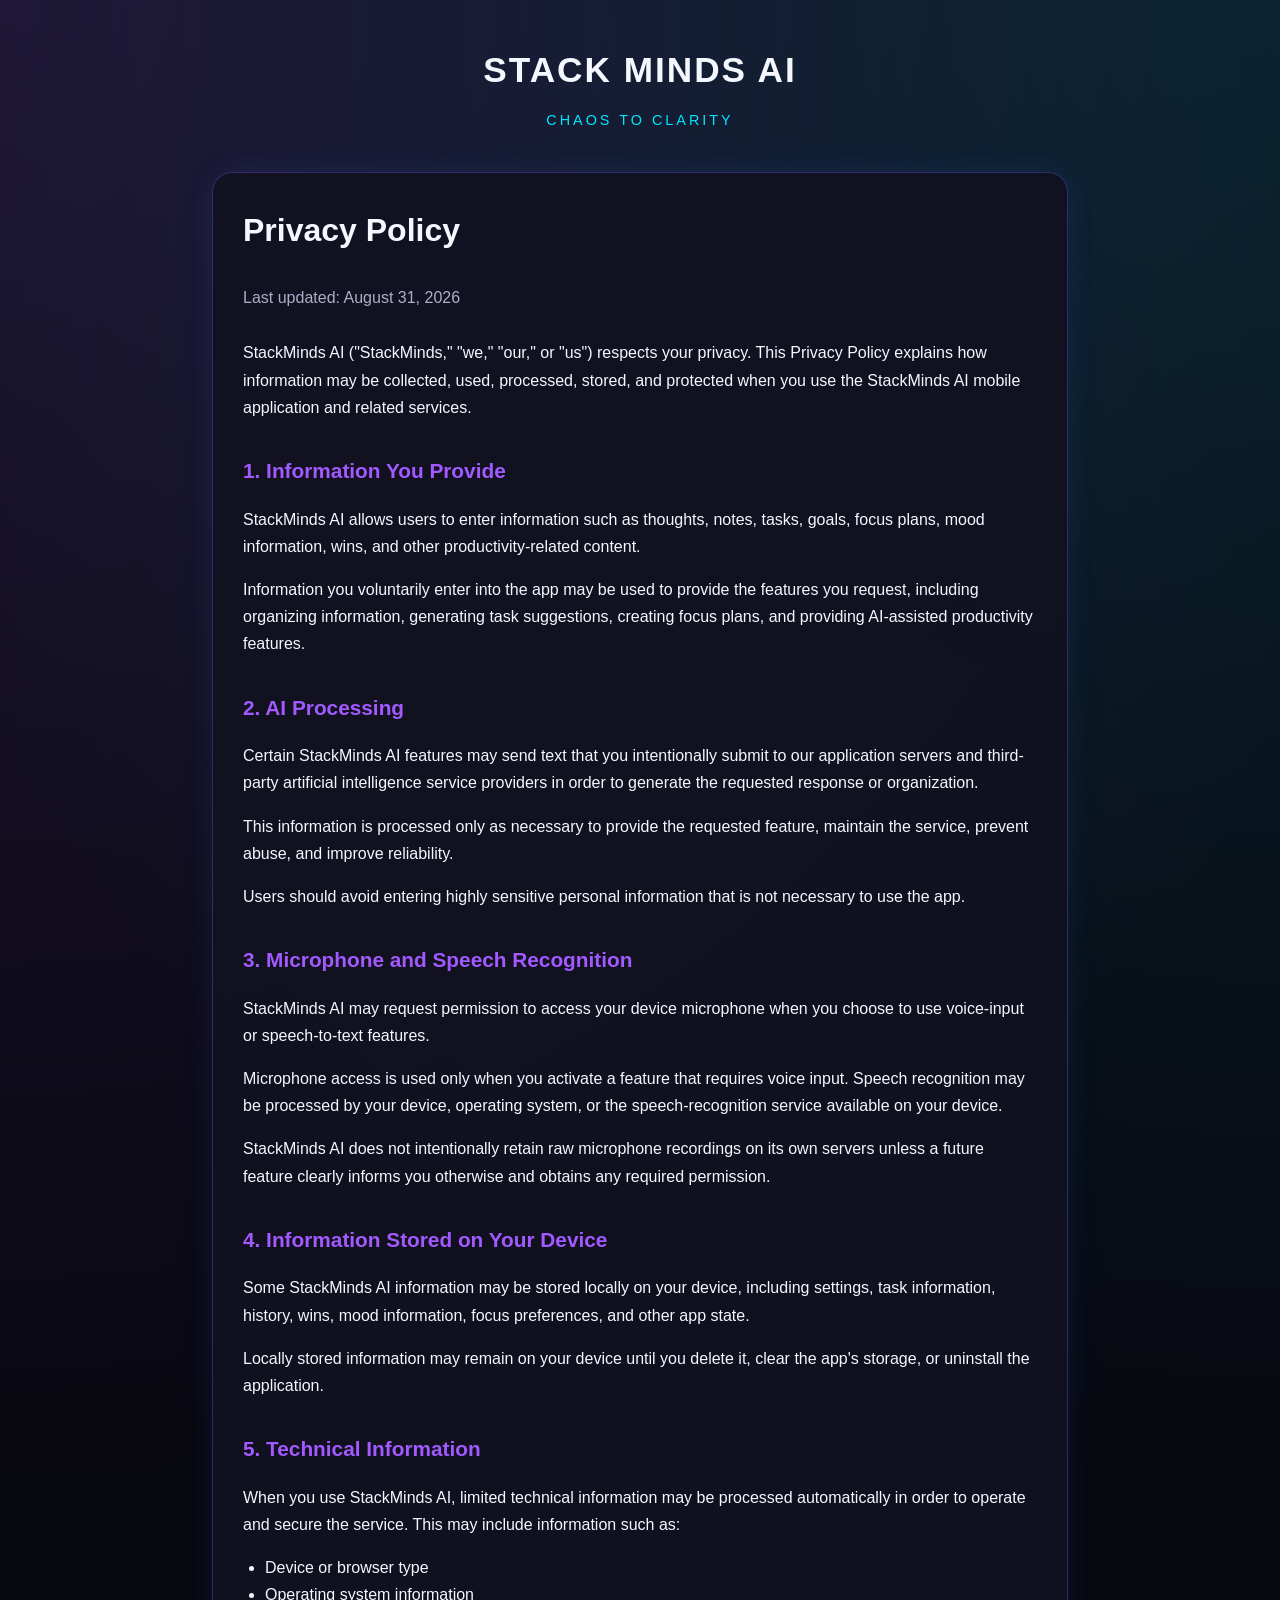
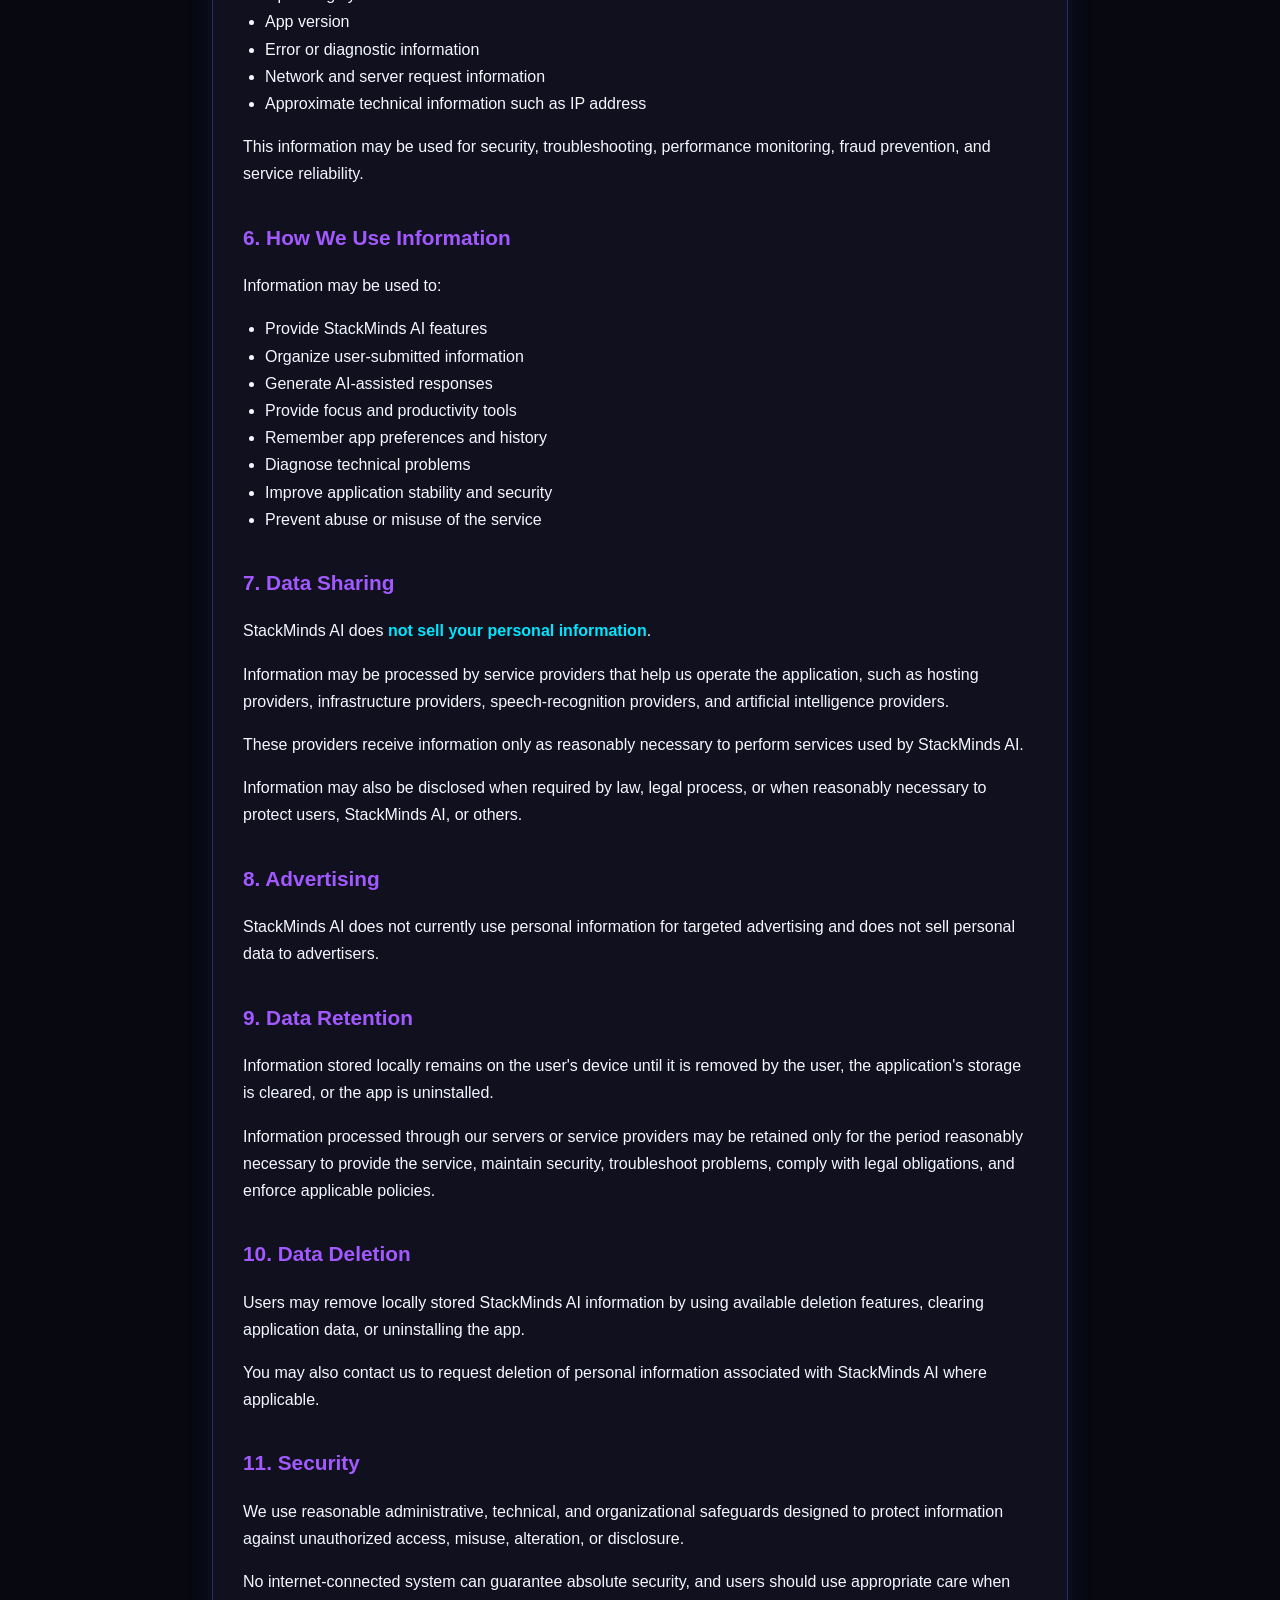
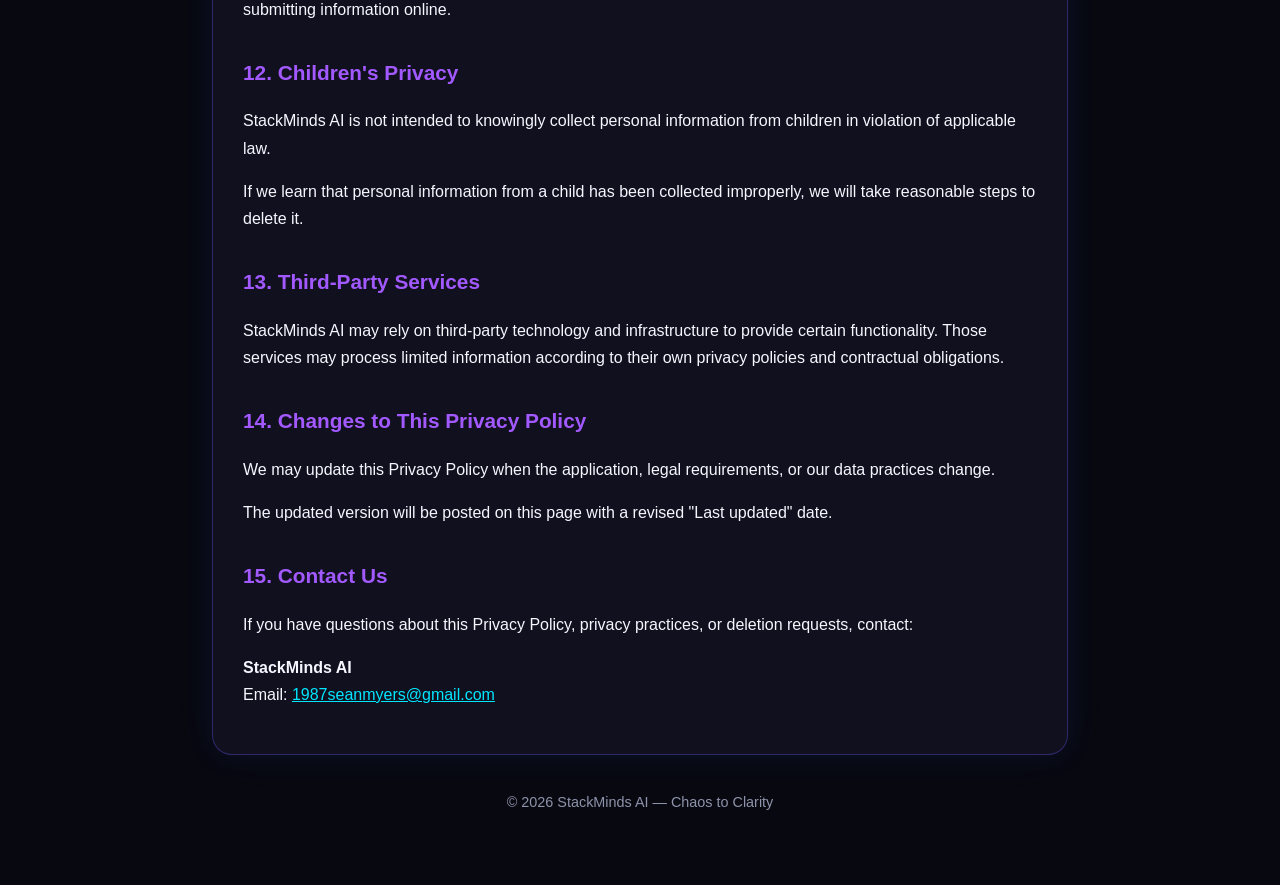
<file: app/static/privacy.html>
<!DOCTYPE html>
<html lang="en">
<head>
  <meta charset="UTF-8" />
  <meta name="viewport" content="width=device-width, initial-scale=1.0" />
  <meta name="robots" content="index, follow" />

  <title>Privacy Policy | StackMinds AI</title>

  <style>
    * {
      box-sizing: border-box;
    }

    body {
      margin: 0;
      padding: 0;
      background:
        radial-gradient(circle at top left, rgba(162, 89, 255, 0.15), transparent 35%),
        radial-gradient(circle at top right, rgba(0, 230, 255, 0.12), transparent 35%),
        #080810;
      color: #f5f7ff;
      font-family: Arial, Helvetica, sans-serif;
      line-height: 1.7;
    }

    .container {
      max-width: 900px;
      margin: 0 auto;
      padding: 40px 22px 70px;
    }

    .header {
      text-align: center;
      margin-bottom: 40px;
    }

    .brand {
      font-size: 2.2rem;
      font-weight: 800;
      letter-spacing: 2px;
      margin-bottom: 8px;
    }

    .tagline {
      color: #00e6ff;
      letter-spacing: 3px;
      text-transform: uppercase;
      font-size: 0.9rem;
    }

    .card {
      background: rgba(18, 18, 32, 0.92);
      border: 1px solid rgba(107, 91, 255, 0.35);
      border-radius: 20px;
      padding: 30px;
      box-shadow:
        0 0 30px rgba(107, 91, 255, 0.08),
        0 0 50px rgba(0, 230, 255, 0.04);
    }

    h1 {
      margin-top: 0;
      font-size: 2rem;
    }

    h2 {
      margin-top: 32px;
      color: #a259ff;
      font-size: 1.3rem;
    }

    a {
      color: #00e6ff;
    }

    ul {
      padding-left: 22px;
    }

    .updated {
      color: #aab0c8;
      margin-bottom: 28px;
    }

    .footer {
      text-align: center;
      margin-top: 35px;
      color: #8d93aa;
      font-size: 0.9rem;
    }

    .highlight {
      color: #00e6ff;
      font-weight: 700;
    }
  </style>
</head>

<body>
  <main class="container">

    <header class="header">
      <div class="brand">STACK MINDS AI</div>
      <div class="tagline">Chaos to Clarity</div>
    </header>

    <section class="card">

      <h1>Privacy Policy</h1>

      <p class="updated">
        Last updated: August 31, 2026
      </p>

      <p>
        StackMinds AI ("StackMinds," "we," "our," or "us") respects your privacy.
        This Privacy Policy explains how information may be collected, used,
        processed, stored, and protected when you use the StackMinds AI mobile
        application and related services.
      </p>

      <h2>1. Information You Provide</h2>

      <p>
        StackMinds AI allows users to enter information such as thoughts,
        notes, tasks, goals, focus plans, mood information, wins, and other
        productivity-related content.
      </p>

      <p>
        Information you voluntarily enter into the app may be used to provide
        the features you request, including organizing information, generating
        task suggestions, creating focus plans, and providing AI-assisted
        productivity features.
      </p>

      <h2>2. AI Processing</h2>

      <p>
        Certain StackMinds AI features may send text that you intentionally
        submit to our application servers and third-party artificial
        intelligence service providers in order to generate the requested
        response or organization.
      </p>

      <p>
        This information is processed only as necessary to provide the
        requested feature, maintain the service, prevent abuse, and improve
        reliability.
      </p>

      <p>
        Users should avoid entering highly sensitive personal information that
        is not necessary to use the app.
      </p>

      <h2>3. Microphone and Speech Recognition</h2>

      <p>
        StackMinds AI may request permission to access your device microphone
        when you choose to use voice-input or speech-to-text features.
      </p>

      <p>
        Microphone access is used only when you activate a feature that requires
        voice input. Speech recognition may be processed by your device,
        operating system, or the speech-recognition service available on your
        device.
      </p>

      <p>
        StackMinds AI does not intentionally retain raw microphone recordings on
        its own servers unless a future feature clearly informs you otherwise
        and obtains any required permission.
      </p>

      <h2>4. Information Stored on Your Device</h2>

      <p>
        Some StackMinds AI information may be stored locally on your device,
        including settings, task information, history, wins, mood information,
        focus preferences, and other app state.
      </p>

      <p>
        Locally stored information may remain on your device until you delete
        it, clear the app's storage, or uninstall the application.
      </p>

      <h2>5. Technical Information</h2>

      <p>
        When you use StackMinds AI, limited technical information may be
        processed automatically in order to operate and secure the service.
        This may include information such as:
      </p>

      <ul>
        <li>Device or browser type</li>
        <li>Operating system information</li>
        <li>App version</li>
        <li>Error or diagnostic information</li>
        <li>Network and server request information</li>
        <li>Approximate technical information such as IP address</li>
      </ul>

      <p>
        This information may be used for security, troubleshooting,
        performance monitoring, fraud prevention, and service reliability.
      </p>

      <h2>6. How We Use Information</h2>

      <p>Information may be used to:</p>

      <ul>
        <li>Provide StackMinds AI features</li>
        <li>Organize user-submitted information</li>
        <li>Generate AI-assisted responses</li>
        <li>Provide focus and productivity tools</li>
        <li>Remember app preferences and history</li>
        <li>Diagnose technical problems</li>
        <li>Improve application stability and security</li>
        <li>Prevent abuse or misuse of the service</li>
      </ul>

      <h2>7. Data Sharing</h2>

      <p>
        StackMinds AI does <span class="highlight">not sell your personal information</span>.
      </p>

      <p>
        Information may be processed by service providers that help us operate
        the application, such as hosting providers, infrastructure providers,
        speech-recognition providers, and artificial intelligence providers.
      </p>

      <p>
        These providers receive information only as reasonably necessary to
        perform services used by StackMinds AI.
      </p>

      <p>
        Information may also be disclosed when required by law, legal process,
        or when reasonably necessary to protect users, StackMinds AI, or others.
      </p>

      <h2>8. Advertising</h2>

      <p>
        StackMinds AI does not currently use personal information for targeted
        advertising and does not sell personal data to advertisers.
      </p>

      <h2>9. Data Retention</h2>

      <p>
        Information stored locally remains on the user's device until it is
        removed by the user, the application's storage is cleared, or the app
        is uninstalled.
      </p>

      <p>
        Information processed through our servers or service providers may be
        retained only for the period reasonably necessary to provide the
        service, maintain security, troubleshoot problems, comply with legal
        obligations, and enforce applicable policies.
      </p>

      <h2>10. Data Deletion</h2>

      <p>
        Users may remove locally stored StackMinds AI information by using
        available deletion features, clearing application data, or uninstalling
        the app.
      </p>

      <p>
        You may also contact us to request deletion of personal information
        associated with StackMinds AI where applicable.
      </p>

      <h2>11. Security</h2>

      <p>
        We use reasonable administrative, technical, and organizational
        safeguards designed to protect information against unauthorized access,
        misuse, alteration, or disclosure.
      </p>

      <p>
        No internet-connected system can guarantee absolute security, and users
        should use appropriate care when submitting information online.
      </p>

      <h2>12. Children's Privacy</h2>

      <p>
        StackMinds AI is not intended to knowingly collect personal information
        from children in violation of applicable law.
      </p>

      <p>
        If we learn that personal information from a child has been collected
        improperly, we will take reasonable steps to delete it.
      </p>

      <h2>13. Third-Party Services</h2>

      <p>
        StackMinds AI may rely on third-party technology and infrastructure to
        provide certain functionality. Those services may process limited
        information according to their own privacy policies and contractual
        obligations.
      </p>

      <h2>14. Changes to This Privacy Policy</h2>

      <p>
        We may update this Privacy Policy when the application, legal
        requirements, or our data practices change.
      </p>

      <p>
        The updated version will be posted on this page with a revised
        "Last updated" date.
      </p>

      <h2>15. Contact Us</h2>

      <p>
        If you have questions about this Privacy Policy, privacy practices, or
        deletion requests, contact:
      </p>

      <p>
        <strong>StackMinds AI</strong><br />
        Email:
        <a href="mailto:1987seanmyers@gmail.com">1987seanmyers@gmail.com</a>
      </p>

    </section>

    <footer class="footer">
      © 2026 StackMinds AI — Chaos to Clarity
    </footer>

  </main>
</body>
</html>
</file>
